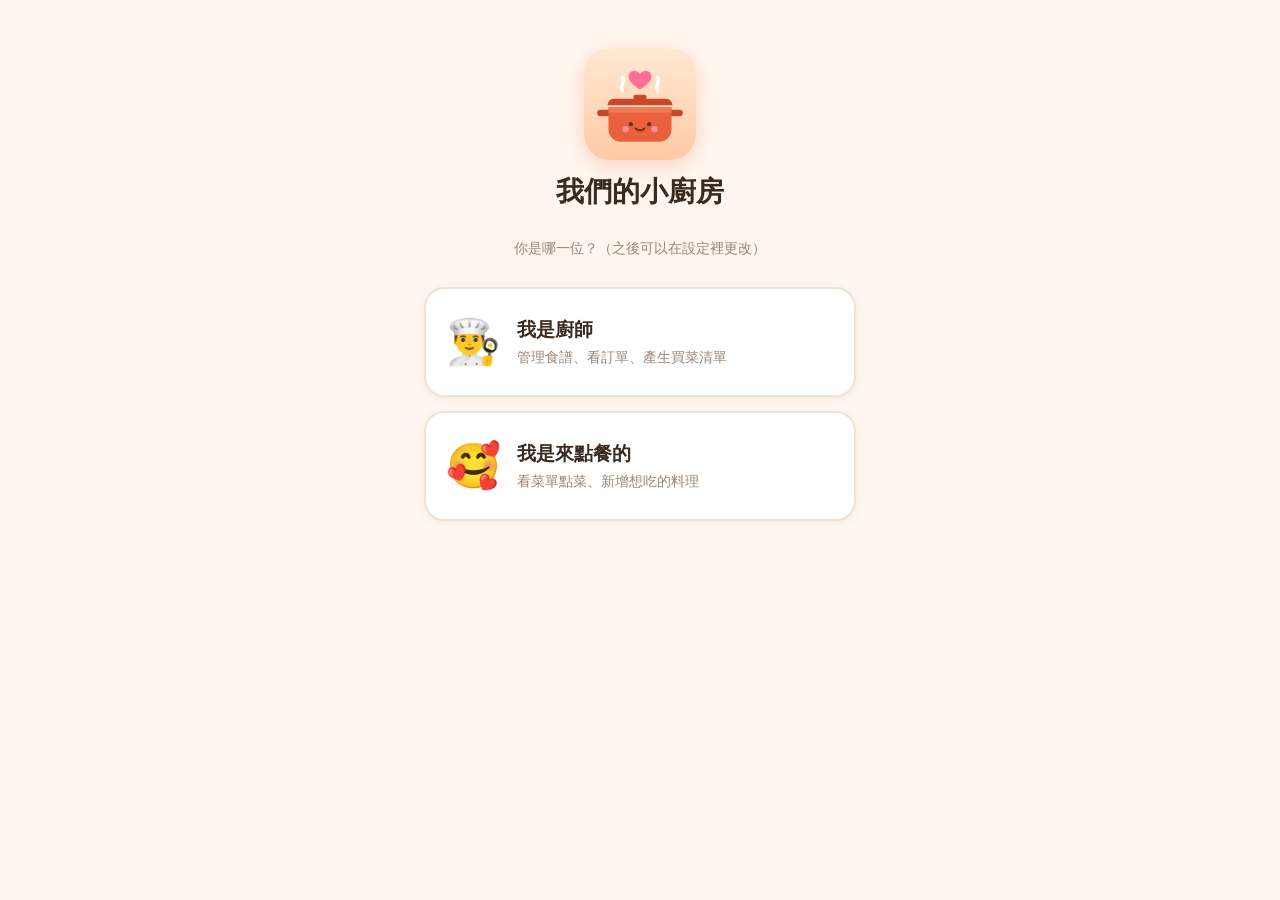
<file: index.html>
<!doctype html>
<html lang="zh-Hant">
<head>
  <meta charset="utf-8">
  <meta name="viewport" content="width=device-width, initial-scale=1, viewport-fit=cover">
  <meta name="theme-color" content="#fff7ef" media="(prefers-color-scheme: light)">
  <meta name="theme-color" content="#1f1915" media="(prefers-color-scheme: dark)">
  <meta name="apple-mobile-web-app-capable" content="yes">
  <meta name="mobile-web-app-capable" content="yes">
  <meta name="apple-mobile-web-app-status-bar-style" content="default">
  <meta name="apple-mobile-web-app-title" content="小廚房">
  <meta name="format-detection" content="telephone=no">
  <link rel="apple-touch-icon" href="icons/apple-touch-icon.png?v=2">
  <link rel="icon" type="image/png" href="icons/icon-192.png">
  <link rel="manifest" href="manifest.webmanifest">
  <link rel="stylesheet" href="styles.css">
  <title>我們的小廚房</title>
</head>
<body>
  <div id="app"></div>
  <div id="timers"></div>
  <div id="sheet"></div>
  <div id="toast" role="status" aria-live="polite"></div>
  <script type="module" src="app.js"></script>
</body>
</html>
</file>
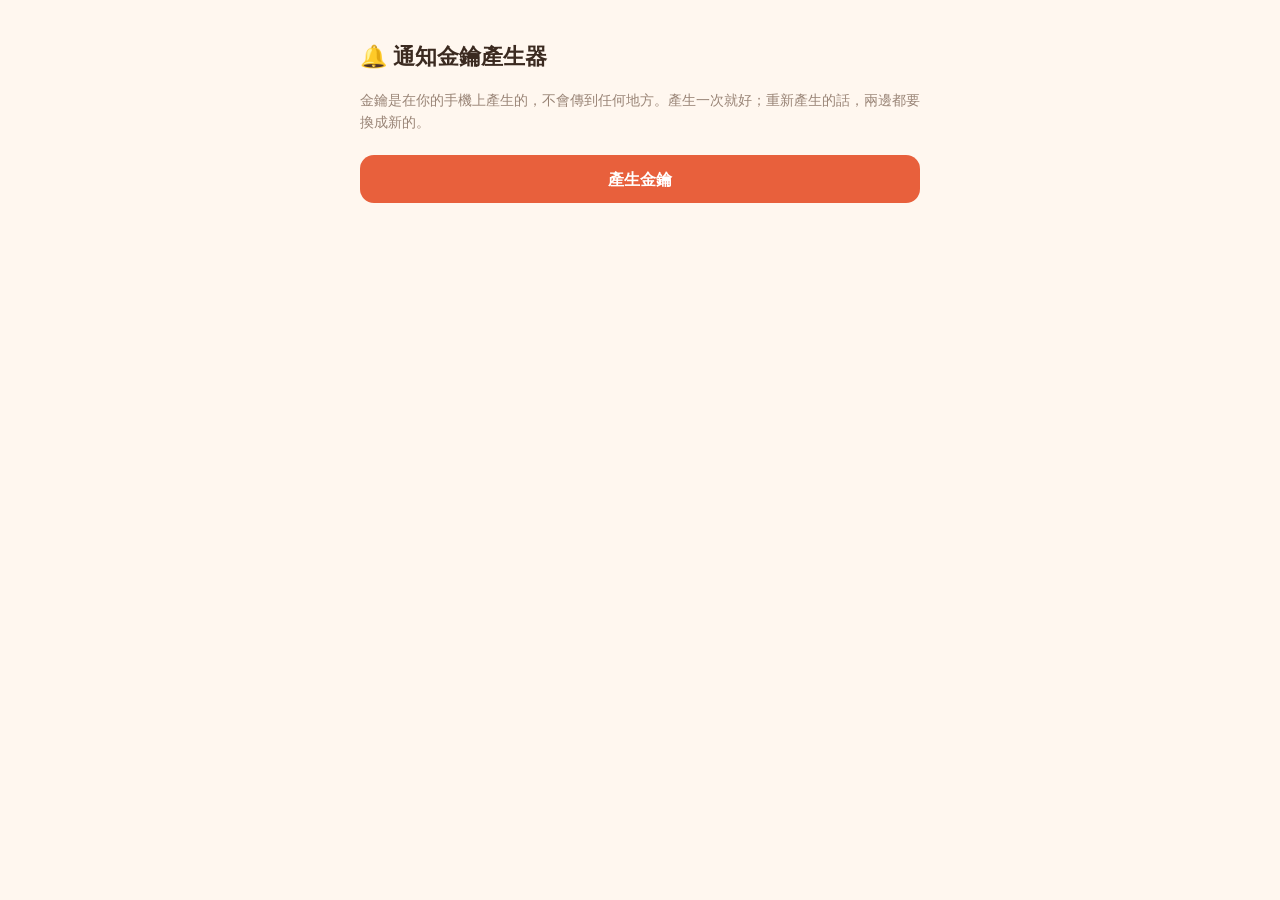
<file: tools/keys.html>
<!doctype html>
<html lang="zh-Hant">
<head>
  <meta charset="utf-8">
  <meta name="viewport" content="width=device-width, initial-scale=1">
  <title>通知金鑰產生器</title>
  <style>
    :root { --bg: #fff7ef; --card: #fff; --text: #3b2a20; --muted: #9a8577; --line: #f0e2d4; --primary: #e8603c; color-scheme: light dark; }
    @media (prefers-color-scheme: dark) { :root { --bg: #1f1915; --card: #2b231e; --text: #f5e9df; --muted: #a8968a; --line: #3d322b; --primary: #ff7a52; } }
    body { margin: 0; padding: 24px 16px 40px; background: var(--bg); color: var(--text); font: 16px/1.6 -apple-system, "PingFang TC", sans-serif; }
    main { max-width: 560px; margin: 0 auto; }
    h1 { font-size: 22px; }
    .card { background: var(--card); border: 1px solid var(--line); border-radius: 16px; padding: 16px; margin: 14px 0; }
    .muted { color: var(--muted); font-size: 14px; }
    textarea { width: 100%; box-sizing: border-box; min-height: 110px; padding: 10px; border: 1px solid var(--line); border-radius: 12px; background: var(--bg); color: var(--text); font: 13px ui-monospace, Menlo, monospace; word-break: break-all; }
    button { width: 100%; min-height: 48px; margin-top: 8px; border: 0; border-radius: 14px; background: var(--primary); color: #fff; font: inherit; font-weight: 700; }
    button.ghost { background: transparent; color: var(--primary); border: 1px solid var(--line); }
    [hidden] { display: none; }
  </style>
</head>
<body>
<main>
  <h1>🔔 通知金鑰產生器</h1>
  <p class="muted">金鑰是在你的手機上產生的，不會傳到任何地方。產生一次就好；重新產生的話，兩邊都要換成新的。</p>
  <button id="gen">產生金鑰</button>

  <div id="out" hidden>
    <div class="card">
      <b>① 私鑰 → 貼到 Cloudflare Worker 的 Secret</b>
      <p class="muted">Variable name 填 <code>VAPID_PRIVATE_JWK</code>，Value 貼這整段。<b>不要傳給別人，也不要放進 GitHub。</b></p>
      <textarea id="priv" readonly></textarea>
      <button class="ghost" data-copy="priv">複製私鑰</button>
    </div>
    <div class="card">
      <b>② 公鑰 → 填進 config.js 的 push.publicKey</b>
      <p class="muted">公鑰可以公開，貼給幫你設定 App 的人（或 Claude）就好。</p>
      <textarea id="pub" readonly></textarea>
      <button class="ghost" data-copy="pub">複製公鑰</button>
    </div>
  </div>
</main>
<script>
  const b64url = bytes => btoa(String.fromCharCode(...new Uint8Array(bytes))).replace(/\+/g, '-').replace(/\//g, '_').replace(/=+$/, '');
  document.getElementById('gen').addEventListener('click', async () => {
    const kp = await crypto.subtle.generateKey({ name: 'ECDSA', namedCurve: 'P-256' }, true, ['sign', 'verify']);
    const { kty, crv, x, y, d } = await crypto.subtle.exportKey('jwk', kp.privateKey);
    document.getElementById('priv').value = JSON.stringify({ kty, crv, x, y, d });
    document.getElementById('pub').value = b64url(await crypto.subtle.exportKey('raw', kp.publicKey));
    document.getElementById('out').hidden = false;
    document.getElementById('gen').textContent = '重新產生（兩邊都要換）';
  });
  document.addEventListener('click', async e => {
    const id = e.target.dataset.copy;
    if (!id) return;
    const el = document.getElementById(id);
    try {
      await navigator.clipboard.writeText(el.value);
    } catch {
      el.select();
      document.execCommand('copy');
    }
    e.target.textContent = '已複製 ✓';
  });
</script>
</body>
</html>
</file>
<file: styles.css>
:root {
  --bg: #fff7ef;
  --card: #ffffff;
  --text: #3b2a20;
  --muted: #9a8577;
  --line: #f0e2d4;
  --primary: #e8603c;
  --primary-soft: #fde6dc;
  --love: #e24a7b;
  --love-soft: #fde3ec;
  --ok: #3a9b5c;
  --warn: #c98612;
  --danger: #d0453a;
  --shadow: 0 2px 10px rgba(120, 70, 30, 0.08);
  --radius: 16px;
  --tabbar-h: 58px;
  color-scheme: light dark;
}

@media (prefers-color-scheme: dark) {
  :root {
    --bg: #1f1915;
    --card: #2b231e;
    --text: #f5e9df;
    --muted: #a8968a;
    --line: #3d322b;
    --primary: #ff7a52;
    --primary-soft: #4a2c22;
    --love: #ff6f9c;
    --love-soft: #4a2533;
    --shadow: none;
  }
}

* { box-sizing: border-box; -webkit-tap-highlight-color: transparent; }

html, body { margin: 0; background: var(--bg); color: var(--text); }

body {
  font-family: -apple-system, BlinkMacSystemFont, "PingFang TC", "Noto Sans TC", "Helvetica Neue", sans-serif;
  font-size: 16px;
  line-height: 1.5;
  -webkit-text-size-adjust: 100%;
  min-height: 100vh;
}

a { color: inherit; text-decoration: none; }
button, input, select, textarea { font: inherit; color: inherit; }
/* iOS 輸入框字小於 16px 會自動放大畫面 */
input, select, textarea { font-size: 16px; }

h1, h2, h3 { margin: 0; line-height: 1.3; }

.muted { color: var(--muted); font-size: 14px; }
.center { text-align: center; }
.error { color: var(--danger); font-size: 14px; }

/* ---------- 版面 ---------- */

.top {
  position: sticky;
  top: 0;
  z-index: 10;
  display: grid;
  grid-template-columns: 1fr auto 1fr;
  align-items: center;
  gap: 8px;
  padding: calc(env(safe-area-inset-top) + 8px) 12px 8px;
  background: color-mix(in srgb, var(--bg) 88%, transparent);
  -webkit-backdrop-filter: blur(14px);
  backdrop-filter: blur(14px);
  border-bottom: 1px solid var(--line);
}
.top h1 { font-size: 17px; font-weight: 700; text-align: center; white-space: nowrap; overflow: hidden; text-overflow: ellipsis; max-width: 55vw; }
.top .side { display: flex; align-items: center; min-width: 0; }
.top .side.right { justify-content: flex-end; }

.icon-btn {
  border: 0;
  background: none;
  color: var(--primary);
  padding: 6px 4px;
  font-size: 16px;
  cursor: pointer;
  white-space: nowrap;
}
.icon-btn.strong { font-weight: 700; }

.page {
  padding: 16px 16px calc(var(--tabbar-h) + env(safe-area-inset-bottom) + 90px);
  max-width: 720px;
  margin: 0 auto;
}

.tabbar {
  position: fixed;
  left: 0;
  right: 0;
  bottom: 0;
  z-index: 20;
  display: flex;
  padding-bottom: env(safe-area-inset-bottom);
  background: color-mix(in srgb, var(--card) 92%, transparent);
  -webkit-backdrop-filter: blur(14px);
  backdrop-filter: blur(14px);
  border-top: 1px solid var(--line);
}
.tabbar a {
  flex: 1;
  height: var(--tabbar-h);
  display: flex;
  flex-direction: column;
  align-items: center;
  justify-content: center;
  font-size: 11px;
  color: var(--muted);
}
.tabbar a.on { color: var(--primary); font-weight: 600; }
.tabbar .ti { position: relative; font-size: 22px; line-height: 1.1; filter: grayscale(0.6); }
.tabbar a.on .ti { filter: none; }
.badge {
  position: absolute;
  top: -4px;
  right: -12px;
  min-width: 18px;
  height: 18px;
  padding: 0 5px;
  border-radius: 9px;
  background: var(--danger);
  color: #fff;
  font-size: 11px;
  line-height: 18px;
  text-align: center;
}

#toast {
  position: fixed;
  left: 50%;
  bottom: calc(var(--tabbar-h) + env(safe-area-inset-bottom) + 76px);
  transform: translate(-50%, 20px);
  opacity: 0;
  pointer-events: none;
  z-index: 50;
  max-width: calc(100vw - 48px);
  padding: 10px 18px;
  border-radius: 999px;
  background: rgba(40, 28, 20, 0.9);
  color: #fff;
  font-size: 15px;
  text-align: center;
  transition: opacity 0.2s, transform 0.2s;
}
#toast.show { opacity: 1; transform: translate(-50%, 0); }

/* ---------- 按鈕 ---------- */

.btn {
  display: inline-flex;
  align-items: center;
  justify-content: center;
  gap: 6px;
  min-height: 46px;
  padding: 10px 18px;
  border: 1px solid var(--line);
  border-radius: 14px;
  background: var(--card);
  font-weight: 600;
  cursor: pointer;
  text-align: center;
}
.btn:active { transform: scale(0.98); }
.btn:disabled { opacity: 0.4; }
.btn.primary { background: var(--primary); border-color: var(--primary); color: #fff; }
.btn.ghost { background: transparent; }
.btn.danger { color: var(--danger); }
.btn.small { min-height: 36px; padding: 6px 14px; font-size: 14px; border-radius: 12px; }
.btn.block { display: flex; width: 100%; margin-top: 10px; }
.btn.big { min-height: 54px; font-size: 18px; }

/* ---------- 歡迎頁 ---------- */

.welcome {
  min-height: 100vh;
  padding: calc(env(safe-area-inset-top) + 48px) 24px 40px;
  display: flex;
  flex-direction: column;
  align-items: center;
  text-align: center;
  gap: 14px;
  max-width: 480px;
  margin: 0 auto;
}
.welcome .logo { width: 112px; height: 112px; border-radius: 26px; box-shadow: 0 6px 20px rgba(232, 96, 60, 0.25); }
.welcome h1 { font-size: 28px; }
.role-card {
  width: 100%;
  display: flex;
  align-items: center;
  gap: 16px;
  padding: 20px;
  border: 2px solid var(--line);
  border-radius: 20px;
  background: var(--card);
  box-shadow: var(--shadow);
  text-align: left;
  cursor: pointer;
}
.role-card:active { border-color: var(--primary); }
.role-card .big { font-size: 44px; }
.role-card b { display: block; font-size: 19px; }
.role-card small { color: var(--muted); font-size: 14px; }

/* ---------- 菜單 ---------- */

.search {
  width: 100%;
  padding: 11px 14px;
  border: 1px solid var(--line);
  border-radius: 12px;
  background: var(--card);
  -webkit-appearance: none;
  appearance: none;
}

.chips {
  display: flex;
  gap: 8px;
  overflow-x: auto;
  margin: 12px -16px 14px;
  padding: 0 16px;
  scrollbar-width: none;
}
.chips::-webkit-scrollbar { display: none; }
.chips.wrap { flex-wrap: wrap; overflow: visible; margin: 8px 0 0; padding: 0; }
.chip,
.chip-radio span {
  flex: none;
  display: inline-block;
  padding: 7px 14px;
  border: 1px solid var(--line);
  border-radius: 999px;
  background: var(--card);
  font-size: 14px;
  white-space: nowrap;
  cursor: pointer;
}
.chip.on,
.chip-radio input:checked + span { background: var(--primary); border-color: var(--primary); color: #fff; }
.chip-radio input { position: absolute; opacity: 0; pointer-events: none; }

.grid { display: grid; grid-template-columns: repeat(2, minmax(0, 1fr)); gap: 12px; }
@media (min-width: 600px) { .grid { grid-template-columns: repeat(3, minmax(0, 1fr)); } }

.card {
  position: relative;
  background: var(--card);
  border-radius: var(--radius);
  box-shadow: var(--shadow);
  border: 1px solid var(--line);
  overflow: hidden;
}
.card-link { display: block; }
.card-body { padding: 10px 12px 12px; }
.card h3 { font-size: 16px; white-space: nowrap; overflow: hidden; text-overflow: ellipsis; }
.meta { margin: 2px 0 0; color: var(--muted); font-size: 13px; }

.thumb, .hero, .mini {
  background: var(--primary-soft) center / cover no-repeat;
  display: flex;
  align-items: center;
  justify-content: center;
}
.thumb { aspect-ratio: 4 / 3; }
.thumb.emoji span { font-size: 52px; }
.hero { aspect-ratio: 16 / 10; border-radius: var(--radius); }
.hero.emoji span { font-size: 90px; }
.mini { width: 48px; height: 48px; border-radius: 12px; flex: none; }
.mini.emoji span { font-size: 26px; }

.tag {
  display: inline-block;
  margin: 6px 4px 0 0;
  padding: 2px 8px;
  border-radius: 999px;
  font-size: 12px;
  font-weight: 600;
}
.tag.love { background: var(--love-soft); color: var(--love); }
.tag.warn { background: color-mix(in srgb, var(--warn) 18%, transparent); color: var(--warn); }

.add-btn {
  position: absolute;
  top: 8px;
  right: 8px;
  width: 38px;
  height: 38px;
  border-radius: 50%;
  border: 0;
  background: rgba(255, 255, 255, 0.95);
  color: var(--primary);
  font-size: 20px;
  font-weight: 700;
  box-shadow: 0 2px 8px rgba(0, 0, 0, 0.15);
  cursor: pointer;
}
.add-btn.on { background: var(--primary); color: #fff; font-size: 16px; }

.cart-bar {
  position: fixed;
  left: 16px;
  right: 16px;
  bottom: calc(var(--tabbar-h) + env(safe-area-inset-bottom) + 12px);
  z-index: 15;
  display: flex;
  justify-content: space-between;
  align-items: center;
  max-width: 688px;
  margin: 0 auto;
  padding: 14px 20px;
  border-radius: 16px;
  background: var(--primary);
  color: #fff;
  font-weight: 700;
  box-shadow: 0 6px 20px rgba(232, 96, 60, 0.35);
}

.empty { text-align: center; color: var(--muted); padding: 48px 0; grid-column: 1 / -1; }
.empty p { font-size: 18px; margin: 0 0 16px; }

/* ---------- 食譜 ---------- */

.recipe-head { margin: 16px 0 8px; }
.recipe-head h2 { font-size: 26px; }
.notes, .hint {
  margin: 12px 0;
  padding: 12px 14px;
  border-radius: 12px;
  background: var(--primary-soft);
  font-size: 15px;
  white-space: pre-wrap;
}

.panel {
  margin: 14px 0;
  padding: 16px;
  background: var(--card);
  border: 1px solid var(--line);
  border-radius: var(--radius);
  box-shadow: var(--shadow);
}
.panel h3 { font-size: 17px; margin-bottom: 10px; }
.panel h3 small { color: var(--muted); font-weight: 400; font-size: 13px; }
.panel p { margin: 6px 0; }

.ings { list-style: none; margin: 0; padding: 0; }
.ings li + li { border-top: 1px dashed var(--line); }
.ings label { display: flex; align-items: center; gap: 12px; padding: 10px 0; cursor: pointer; }
.ings .n { flex: 1; }
.ings .a { color: var(--muted); }
.ings input:checked ~ span { text-decoration: line-through; opacity: 0.5; }

input[type="checkbox"] { width: 22px; height: 22px; accent-color: var(--primary); flex: none; margin: 0; }

.steps { margin: 0; padding: 0; list-style: none; counter-reset: s; }
.steps li { position: relative; padding: 4px 0 14px 44px; counter-increment: s; white-space: pre-wrap; }
.steps li::before {
  content: counter(s);
  position: absolute;
  left: 0;
  top: 2px;
  width: 30px;
  height: 30px;
  border-radius: 50%;
  background: var(--primary);
  color: #fff;
  font-weight: 700;
  display: flex;
  align-items: center;
  justify-content: center;
}

.actions { margin-top: 20px; }

/* ---------- 表單 ---------- */

.form { display: flex; flex-direction: column; gap: 16px; }
.form label, .field { display: flex; flex-direction: column; gap: 6px; font-size: 14px; color: var(--muted); font-weight: 600; }
.form input:not([type]),
.form input[inputmode],
.form input[name],
.form select,
.form textarea,
.join input,
.field textarea {
  width: 100%;
  padding: 11px 12px;
  border: 1px solid var(--line);
  border-radius: 12px;
  background: var(--card);
  color: var(--text);
  font-weight: 400;
  -webkit-appearance: none;
  appearance: none;
}
.form input[type="radio"] { position: absolute; opacity: 0; pointer-events: none; }
textarea { resize: vertical; }

.row3 { display: grid; grid-template-columns: 1.4fr 1fr 1fr; gap: 10px; }

.photo-box {
  position: relative;
  display: flex !important;
  flex-direction: column;
  align-items: center;
  justify-content: center;
  aspect-ratio: 16 / 9;
  border: 2px dashed var(--line);
  border-radius: var(--radius);
  background: var(--card) center / cover no-repeat;
  font-size: 36px;
  cursor: pointer;
}
.photo-box small { font-size: 14px; }
.photo-box.has { border-style: solid; }
.photo-actions { display: flex; gap: 8px; justify-content: center; margin-top: 8px; }
.photo-actions .btn { display: inline-flex; flex-direction: row; }

.emoji-row { display: flex; flex-wrap: wrap; gap: 6px; }
.emoji-row label { display: block; }
.emoji-row span {
  display: flex;
  width: 42px;
  height: 42px;
  align-items: center;
  justify-content: center;
  font-size: 24px;
  border-radius: 12px;
  border: 2px solid transparent;
  background: var(--card);
  cursor: pointer;
}
.emoji-row input:checked + span { border-color: var(--primary); background: var(--primary-soft); }

.ing-row { display: grid; grid-template-columns: 1fr 0.7fr 36px; gap: 8px; margin-bottom: 8px; }
#step-list { margin: 0; padding-left: 22px; }
.step-row { margin-bottom: 8px; }
.step-row { display: list-item; }
.step-row textarea { width: calc(100% - 44px); vertical-align: top; }
.x {
  width: 36px;
  height: 44px;
  border: 0;
  background: none;
  color: var(--muted);
  font-size: 16px;
  cursor: pointer;
}
.field .btn.small { align-self: flex-start; color: var(--primary); }

/* ---------- 點餐 ---------- */

.list { list-style: none; margin: 0 0 16px; padding: 0; }
.cart-item {
  display: flex;
  align-items: center;
  gap: 12px;
  padding: 10px;
  margin-bottom: 8px;
  background: var(--card);
  border: 1px solid var(--line);
  border-radius: var(--radius);
}
.grow { flex: 1; font-weight: 600; min-width: 0; }
.stepper { display: flex; align-items: center; gap: 10px; }
.stepper button {
  width: 34px;
  height: 34px;
  border-radius: 50%;
  border: 1px solid var(--line);
  background: var(--bg);
  font-size: 18px;
  cursor: pointer;
}
.stepper b { min-width: 16px; text-align: center; }
.page > .field { margin: 16px 0; }

/* ---------- 訂單 ---------- */

.section { font-size: 15px; color: var(--muted); margin: 18px 0 8px; }
.order {
  padding: 14px 16px;
  margin-bottom: 12px;
  background: var(--card);
  border: 1px solid var(--line);
  border-left: 5px solid var(--primary);
  border-radius: var(--radius);
  box-shadow: var(--shadow);
}
.order.s-cooking { border-left-color: var(--warn); }
.order.s-done { border-left-color: var(--ok); opacity: 0.75; }
.order-top { display: flex; align-items: center; gap: 8px; font-size: 13px; color: var(--muted); }
.order-top time { margin-left: auto; }
.status { padding: 2px 10px; border-radius: 999px; font-weight: 700; color: #fff; background: var(--primary); }
.s-cooking .status { background: var(--warn); }
.s-done .status { background: var(--ok); }
.meal { font-weight: 600; color: var(--text); }
.order-items { margin: 10px 0 0; padding-left: 20px; font-size: 17px; }
.order-items a { text-decoration: underline; text-decoration-color: var(--line); text-underline-offset: 3px; }
.order .note { margin: 10px 0 0; padding: 8px 12px; border-radius: 10px; background: var(--love-soft); font-size: 15px; white-space: pre-wrap; }
.order-actions { display: flex; gap: 8px; justify-content: flex-end; margin-top: 12px; }

/* ---------- 買菜清單 ---------- */

.progress-text { font-weight: 700; }
.shop { list-style: none; margin: 0; padding: 0; }
.shop label {
  display: flex;
  gap: 12px;
  align-items: flex-start;
  padding: 12px 14px;
  margin-bottom: 8px;
  background: var(--card);
  border: 1px solid var(--line);
  border-radius: 14px;
  cursor: pointer;
}
.shop label span { display: flex; flex-direction: column; }
.shop b { font-size: 17px; }
.shop small { color: var(--muted); font-size: 13px; }
.shop label.done { opacity: 0.45; }
.shop label.done b { text-decoration: line-through; }

/* ---------- 做菜模式 ---------- */

.cook { min-height: 100vh; display: flex; flex-direction: column; padding-bottom: calc(env(safe-area-inset-bottom) + 16px); }
.progress { height: 4px; background: var(--line); }
.progress i { display: block; height: 100%; background: var(--primary); transition: width 0.25s; }
.cook-ing { margin: 12px 16px 0; }
.cook-ing summary { font-weight: 700; cursor: pointer; }
.cook-step { flex: 1; padding: 24px 20px; display: flex; flex-direction: column; justify-content: center; }
.cook-step .num { color: var(--primary); font-weight: 800; font-size: 16px; margin-bottom: 8px; }
.cook-step p { margin: 0; font-size: 26px; line-height: 1.55; font-weight: 600; white-space: pre-wrap; }
.cook-nav { display: grid; grid-template-columns: 1fr 1.4fr; gap: 12px; padding: 0 16px; }
.cook-nav .btn { min-height: 60px; font-size: 18px; }

/* ---------- 設定 ---------- */

.seg { display: flex; gap: 6px; padding: 4px; background: var(--bg); border-radius: 14px; }
.seg button { flex: 1; padding: 10px; border: 0; border-radius: 11px; background: transparent; font-weight: 600; cursor: pointer; }
.seg button.on { background: var(--card); box-shadow: 0 1px 4px rgba(0, 0, 0, 0.12); color: var(--primary); }
.code {
  font-family: ui-monospace, Menlo, monospace;
  font-size: 22px !important;
  font-weight: 700;
  letter-spacing: 1px;
  text-align: center;
  padding: 10px;
  background: var(--bg);
  border-radius: 12px;
  user-select: all;
  -webkit-user-select: all;
}
.join { display: flex; gap: 8px; margin-top: 10px; }
.join input { flex: 1; min-width: 0; }
.two { display: grid; grid-template-columns: 1fr 1fr; gap: 10px; margin-top: 10px; }

/* ---------- 新功能 ---------- */

.icon-btn.big-icon { font-size: 21px; padding: 4px 6px; }
.small { font-size: 13px; }
.hint.small { padding: 8px 12px; margin: 10px 0 0; font-size: 14px; }
.stars { color: #f5a623; font-weight: 700; letter-spacing: 1px; }
.stars i { color: var(--line); font-style: normal; }
.section small { font-weight: 400; }

/* 今天吃什麼 */
.random-banner {
  display: flex;
  align-items: center;
  gap: 10px;
  margin-bottom: 14px;
  padding: 12px 16px;
  border-radius: var(--radius);
  background: linear-gradient(120deg, var(--primary-soft), var(--love-soft));
}
.random-banner span { font-size: 26px; }
.random-banner small { margin-left: auto; color: var(--muted); font-size: 13px; }
.random .chips.center { justify-content: center; }
.slot {
  margin: 20px 0;
  min-height: 280px;
  display: flex;
  align-items: center;
  justify-content: center;
  border-radius: 24px;
  background: var(--card);
  border: 2px dashed var(--line);
  overflow: hidden;
}
.slot-face { display: flex; flex-direction: column; align-items: center; gap: 10px; padding: 20px; text-align: center; }
.slot-face b { font-size: 26px; }
.slot-emoji { font-size: 90px; }
.slot-thumb { width: 180px; height: 180px; border-radius: 24px; background: var(--primary-soft) center / cover no-repeat; display: flex; align-items: center; justify-content: center; }
.slot-thumb.emoji span { font-size: 96px; }
.slot.pop { animation: pop 0.45s ease; border-style: solid; border-color: var(--primary); }
@keyframes pop { 0% { transform: scale(0.94); } 60% { transform: scale(1.04); } 100% { transform: scale(1); } }
#rand-actions .two { margin-top: 12px; }

/* 最愛 Top 5 */
.top5 { margin-bottom: 6px; }
.top5 .section { margin-top: 0; }
.top5-row { display: flex; gap: 10px; overflow-x: auto; margin: 0 -16px 12px; padding: 2px 16px 6px; scrollbar-width: none; }
.top5-row::-webkit-scrollbar { display: none; }
.top5-card {
  position: relative;
  flex: none;
  width: 132px;
  display: flex;
  flex-direction: column;
  gap: 4px;
  padding: 10px;
  background: var(--card);
  border: 1px solid var(--line);
  border-radius: 14px;
}
.top5-card .mini { width: 100%; height: 72px; }
.top5-card b { font-size: 14px; white-space: nowrap; overflow: hidden; text-overflow: ellipsis; }
.top5-card small { color: var(--muted); font-size: 12px; }
.rank {
  position: absolute;
  top: 4px;
  left: 4px;
  width: 24px;
  height: 24px;
  border-radius: 50%;
  background: var(--love);
  color: #fff;
  font-size: 13px;
  font-weight: 800;
  display: flex;
  align-items: center;
  justify-content: center;
}

/* 評價 */
.reviews { list-style: none; margin: 0; padding: 0; }
.reviews li { padding: 10px 0; border-top: 1px dashed var(--line); }
.reviews li:first-child { border-top: 0; padding-top: 0; }
.reviews p { margin: 4px 0; }
.reviews time { color: var(--muted); font-size: 12px; }
.order-items small.rv { display: block; color: var(--muted); font-size: 14px; }
.rate-row { padding: 12px 0; border-bottom: 1px solid var(--line); display: flex; flex-direction: column; gap: 6px; }
.rate-stars { display: flex; gap: 4px; }
.rate-stars button { border: 0; background: none; font-size: 34px; line-height: 1; color: var(--line); cursor: pointer; padding: 0 2px; }
.rate-stars button.on { color: #f5a623; }
.rate-comment { width: 100%; padding: 10px 12px; border: 1px solid var(--line); border-radius: 12px; background: var(--bg); }

/* 相簿 */
.photo-strip { display: flex; gap: 8px; overflow-x: auto; margin-top: 10px; scrollbar-width: none; }
.photo-strip::-webkit-scrollbar { display: none; }
.photo-strip .photo-tile { flex: none; width: 88px; }
.album-grid { display: grid; grid-template-columns: repeat(3, minmax(0, 1fr)); gap: 4px; margin: 0 -12px; }
.photo-tile {
  aspect-ratio: 1;
  border: 0;
  padding: 0;
  border-radius: 10px;
  background: var(--primary-soft) center / cover no-repeat;
  cursor: pointer;
}
.album-grid .photo-tile { border-radius: 4px; }
.sheet-photo, .viewer-photo { width: 100%; aspect-ratio: 4 / 3; border-radius: 14px; background: #000 center / contain no-repeat; margin: 8px 0 12px; }
.viewer-photo { aspect-ratio: 1; }
.caption { font-size: 17px; font-weight: 600; margin: 4px 0; }
.sheet-card select, .sheet-card input:not([type]) { width: 100%; padding: 11px 12px; border: 1px solid var(--line); border-radius: 12px; background: var(--bg); color: var(--text); -webkit-appearance: none; appearance: none; }

/* 彈出視窗 */
#sheet { position: fixed; inset: 0; z-index: 60; display: none; }
#sheet.open { display: block; }
.sheet-backdrop { position: absolute; inset: 0; background: rgba(30, 20, 10, 0.45); animation: fade 0.2s; }
.sheet-card {
  position: absolute;
  left: 0;
  right: 0;
  bottom: 0;
  max-height: 88vh;
  overflow-y: auto;
  padding: 20px 16px calc(env(safe-area-inset-bottom) + 20px);
  background: var(--card);
  border-radius: 22px 22px 0 0;
  animation: up 0.25s ease;
  max-width: 720px;
  margin: 0 auto;
}
.sheet-card h3 { font-size: 19px; margin-bottom: 10px; }
.sheet-card .field { margin: 12px 0; }
body.sheet-open { overflow: hidden; }
@keyframes fade { from { opacity: 0; } }
@keyframes up { from { transform: translateY(40px); opacity: 0; } }
.pick-list { list-style: none; margin: 10px 0 0; padding: 0; }
.pick-list button {
  width: 100%;
  display: flex;
  align-items: center;
  gap: 12px;
  padding: 8px 4px;
  border: 0;
  border-bottom: 1px solid var(--line);
  background: none;
  text-align: left;
  cursor: pointer;
}
.pick-list .plus { color: var(--primary); font-size: 20px; }
.sheet-card .search { margin-top: 12px; }

/* 計時器 */
.timer-chip {
  display: inline-flex;
  align-items: center;
  gap: 2px;
  margin: 0 2px;
  padding: 1px 10px;
  border: 1px solid var(--primary);
  border-radius: 999px;
  background: var(--primary-soft);
  color: var(--primary);
  font-weight: 700;
  font-size: 0.92em;
  cursor: pointer;
  vertical-align: baseline;
}
#timers {
  position: fixed;
  left: 0;
  right: 0;
  top: calc(env(safe-area-inset-top) + 54px);
  z-index: 40;
  display: flex;
  flex-direction: column;
  gap: 6px;
  align-items: center;
  pointer-events: none;
}
.timer {
  pointer-events: auto;
  display: flex;
  align-items: center;
  gap: 10px;
  max-width: calc(100vw - 32px);
  padding: 8px 8px 8px 16px;
  border-radius: 999px;
  background: #3b2a20;
  color: #fff;
  box-shadow: 0 6px 20px rgba(0, 0, 0, 0.25);
  font-size: 14px;
}
.timer .t-label { white-space: nowrap; overflow: hidden; text-overflow: ellipsis; }
.timer b { font-variant-numeric: tabular-nums; font-size: 17px; }
.timer button { border: 0; border-radius: 999px; padding: 6px 12px; background: rgba(255, 255, 255, 0.18); color: #fff; font-weight: 700; cursor: pointer; }
.timer.done { background: var(--danger); animation: shake 0.6s ease 3; }
@keyframes shake { 25% { transform: translateX(-4px); } 75% { transform: translateX(4px); } }

/* 一週菜單 */
.week-nav { display: flex; align-items: center; justify-content: space-between; margin-bottom: 10px; }
.week-nav b { display: flex; flex-direction: column; align-items: center; font-size: 17px; }
.week-nav small { color: var(--muted); font-weight: 400; font-size: 13px; }
.day { padding: 12px 14px; margin-bottom: 10px; background: var(--card); border: 1px solid var(--line); border-radius: var(--radius); }
.day.today { border: 2px solid var(--primary); }
.day.past { opacity: 0.6; }
.day-head { display: flex; align-items: center; gap: 8px; }
.day-head .tag { margin: 0; }
.day-head .btn { margin-left: auto; color: var(--primary); }
.day .muted { margin: 6px 0 0; }
.plan-items { list-style: none; margin: 8px 0 0; padding: 0; }
.plan-items li { display: flex; align-items: center; gap: 10px; padding: 6px 0; }
.plan-items .mini { width: 40px; height: 40px; }
.meal-tag { font-size: 12px; padding: 2px 8px; border-radius: 999px; background: var(--primary-soft); color: var(--primary); font-weight: 600; }
.today-plan {
  display: flex;
  flex-direction: column;
  gap: 2px;
  padding: 12px 16px;
  margin-bottom: 12px;
  border-radius: var(--radius);
  background: var(--primary-soft);
}
.today-plan span { font-size: 15px; }
.switch-row { display: flex; align-items: center; gap: 10px; margin: 4px 0 12px; font-size: 15px; }

/* 做菜清單：步驟可以打勾 */
.step-check { display: block; cursor: pointer; }
.step-check input { position: absolute; opacity: 0; pointer-events: none; }
.steps li.done::before { content: "✓"; background: var(--ok); }
.steps li.done .step-check > span { color: var(--muted); text-decoration: line-through; text-decoration-color: color-mix(in srgb, var(--muted) 60%, transparent); }
.steps li.done .timer-chip { opacity: 0.5; }
.reset-checks { display: flex; margin: 8px 0 -4px auto; color: var(--muted); }
.step-dots { display: flex; flex-wrap: wrap; gap: 6px; justify-content: center; padding: 14px 16px 0; }
.step-dots button {
  width: 32px;
  height: 32px;
  border-radius: 50%;
  border: 1px solid var(--line);
  background: var(--card);
  font-weight: 700;
  font-size: 13px;
  cursor: pointer;
}
.step-dots button.done { background: var(--ok); border-color: var(--ok); color: #fff; }
.step-dots button.on { outline: 3px solid var(--primary); outline-offset: 1px; }

/* 買菜：自己加 */
.shop-add { display: flex; gap: 8px; margin-bottom: 12px; }
.shop-add input { flex: 1; min-width: 0; padding: 11px 12px; border: 1px solid var(--line); border-radius: 12px; background: var(--card); color: var(--text); -webkit-appearance: none; appearance: none; }

/* 分類管理 */
.cat-list { list-style: none; margin: 0 0 8px; padding: 0; }
.cat-list li { display: flex; align-items: center; border-bottom: 1px dashed var(--line); }
.cat-list .x { width: 34px; height: 40px; }
.cat-list .x:disabled { opacity: 0.25; }

/* 打字時（鍵盤打開）先藏起底部固定的列，避免被鍵盤推到畫面中間 */
body.typing .tabbar,
body.typing .cart-bar { display: none; }

/* 份量換算 */
.serv { display: flex; align-items: center; gap: 12px; margin: -2px 0 8px; padding: 8px 12px; border-radius: 12px; background: var(--bg); font-size: 14px; color: var(--muted); }
.serv .stepper b { min-width: 64px; color: var(--text); font-size: 15px; }
.serv .icon-btn { margin-left: auto; font-size: 14px; }
.stepper button:disabled { opacity: 0.35; }
.have-tag { margin-left: 4px; padding: 1px 6px; border-radius: 999px; background: color-mix(in srgb, var(--ok) 16%, transparent); color: var(--ok); font-size: 11px; font-weight: 700; }

/* 買菜 / 存貨切換 */
.page-seg { margin-bottom: 14px; }
.seg a { flex: 1; padding: 10px; border-radius: 11px; text-align: center; font-weight: 600; font-size: 15px; }
.seg a.on { background: var(--card); box-shadow: 0 1px 4px rgba(0, 0, 0, 0.12); color: var(--primary); }
details.have { margin: 14px 0; padding: 12px 14px; background: var(--card); border: 1px dashed var(--line); border-radius: var(--radius); }
details.have summary { font-weight: 700; cursor: pointer; }
details.shop-done { margin: 14px 0; }
details.shop-done summary { padding: 6px 2px; font-weight: 700; color: var(--muted); cursor: pointer; }
details.shop-done .shop { margin-top: 8px; }
details.have ul { list-style: none; margin: 8px 0 0; padding: 0; }
details.have li { display: flex; gap: 8px; align-items: baseline; padding: 4px 0; color: var(--muted); }
details.have li b { color: var(--text); font-weight: 600; }

/* 存貨 */
.pantry { list-style: none; margin: 0; padding: 0; }
.pantry li { margin-bottom: 8px; padding: 10px 12px; background: var(--card); border: 1px solid var(--line); border-left: 5px solid var(--line); border-radius: 14px; }
.pantry li.soon { border-left-color: var(--warn); }
.pantry li.expired { border-left-color: var(--danger); }
.pantry-row { display: flex; align-items: center; gap: 8px; }
.pantry-main { flex: 1; min-width: 0; display: flex; flex-wrap: wrap; align-items: baseline; gap: 4px 10px; padding: 4px 0; border: 0; background: none; text-align: left; cursor: pointer; }
.pantry-main b { font-size: 17px; }
.pantry-main small { color: var(--muted); font-size: 14px; }
.pantry-main .exp { font-size: 13px; color: var(--muted); }
.pantry li.soon .exp { color: var(--warn); font-weight: 700; }
.pantry li.expired .exp { color: var(--danger); font-weight: 700; }
.pantry .uses { margin: 4px 0 0; font-size: 14px; color: var(--muted); }
.pantry .uses a { color: var(--primary); font-weight: 600; }
#pt-exp { width: 100%; min-height: 46px; margin-bottom: 8px; padding: 10px 12px; border: 1px solid var(--line); border-radius: 12px; background: var(--bg); color: var(--text); font-size: 16px; -webkit-appearance: none; appearance: none; }

/* 快過期提醒 */
.expiry-banner {
  display: flex;
  flex-direction: column;
  gap: 2px;
  margin-bottom: 12px;
  padding: 12px 16px;
  border-radius: var(--radius);
  background: color-mix(in srgb, var(--warn) 16%, var(--card));
  border: 1px solid color-mix(in srgb, var(--warn) 45%, transparent);
}
.expiry-banner small { color: var(--muted); font-size: 13px; }

/* 過期提醒時間 */
.remind { margin: 10px 0; padding: 10px 12px; border-radius: 12px; background: var(--bg); }
.remind .switch-row { margin: 0; }
.remind-time { display: flex; align-items: center; gap: 10px; margin-top: 8px; font-size: 15px; }
.remind-time select { flex: 1; padding: 9px 12px; border: 1px solid var(--line); border-radius: 12px; background: var(--card); color: var(--text); font-size: 16px; -webkit-appearance: none; appearance: none; }
.remind .muted { margin: 6px 0 0; }

/* 推薦食譜庫 */
.lib-banner { display: flex; align-items: center; gap: 10px; margin-bottom: 14px; padding: 12px 16px; border-radius: var(--radius); background: color-mix(in srgb, var(--ok) 12%, var(--card)); border: 1px solid color-mix(in srgb, var(--ok) 30%, transparent); }
.lib-banner span { font-size: 24px; }
.lib-banner b { white-space: nowrap; }
.lib-banner small { margin-left: auto; color: var(--muted); font-size: 13px; text-align: right; }
.lib-list { display: flex; flex-direction: column; gap: 12px; margin-top: 14px; }
.lib-card { padding: 14px; background: var(--card); border: 1px solid var(--line); border-radius: var(--radius); box-shadow: var(--shadow); }
.lib-top { display: flex; gap: 12px; align-items: center; }
.lib-card h3 { font-size: 17px; }
.lib-health { margin: 10px 0 4px; font-size: 14px; color: var(--ok); font-weight: 600; }
.lib-ings { margin: 4px 0 10px; font-size: 14px; color: var(--muted); }
</file>
